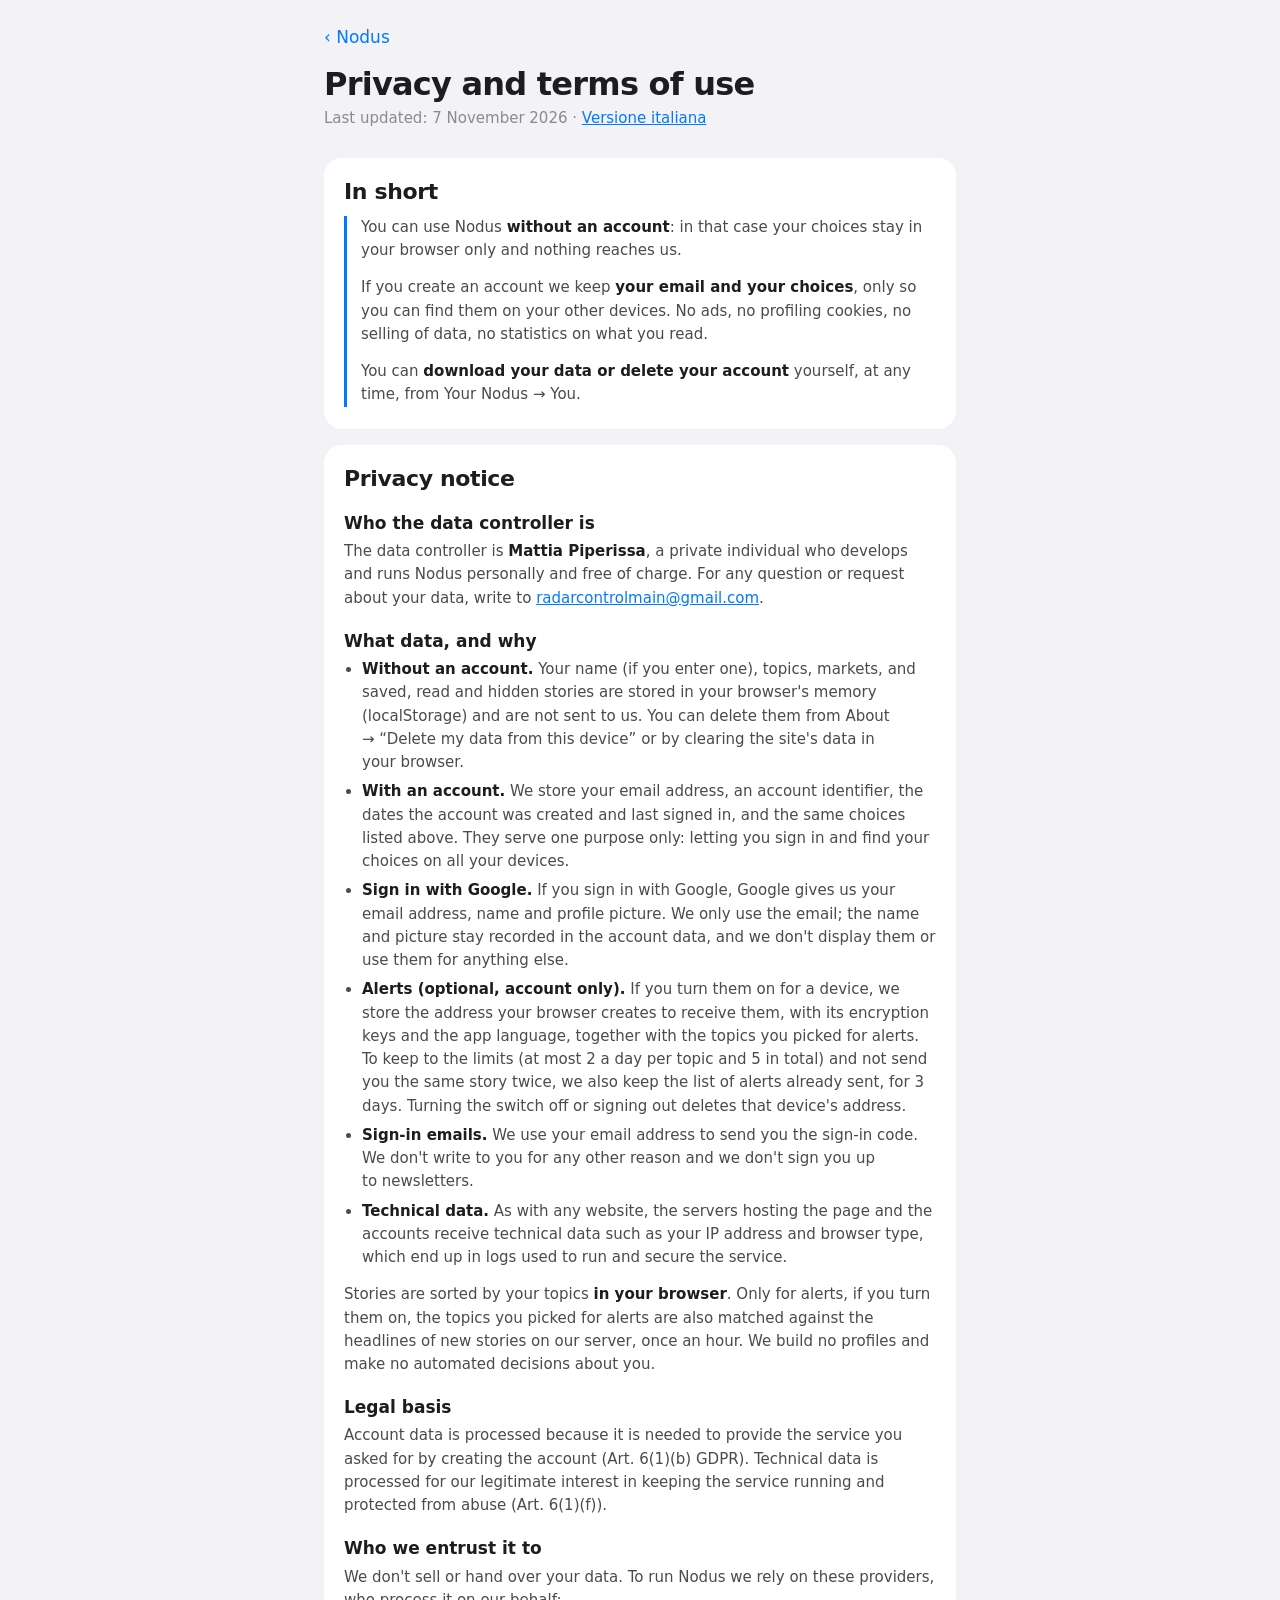
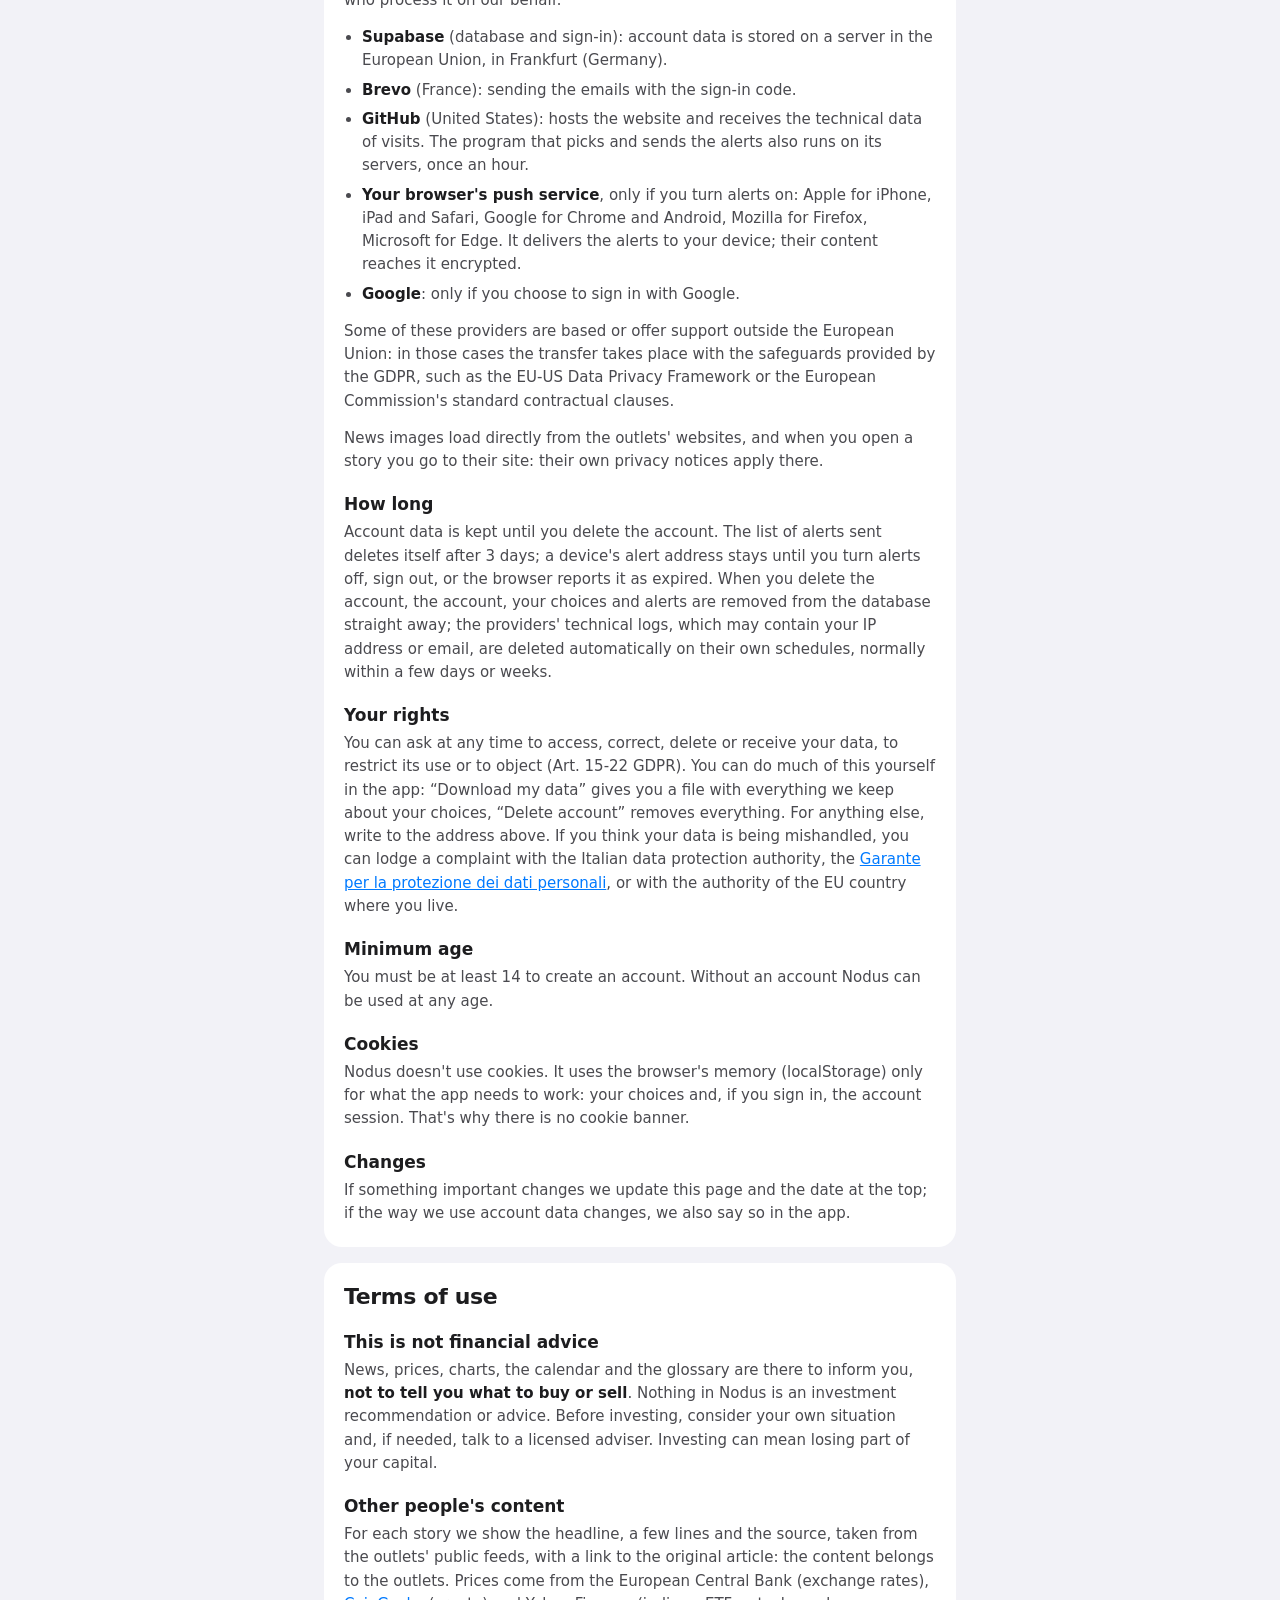
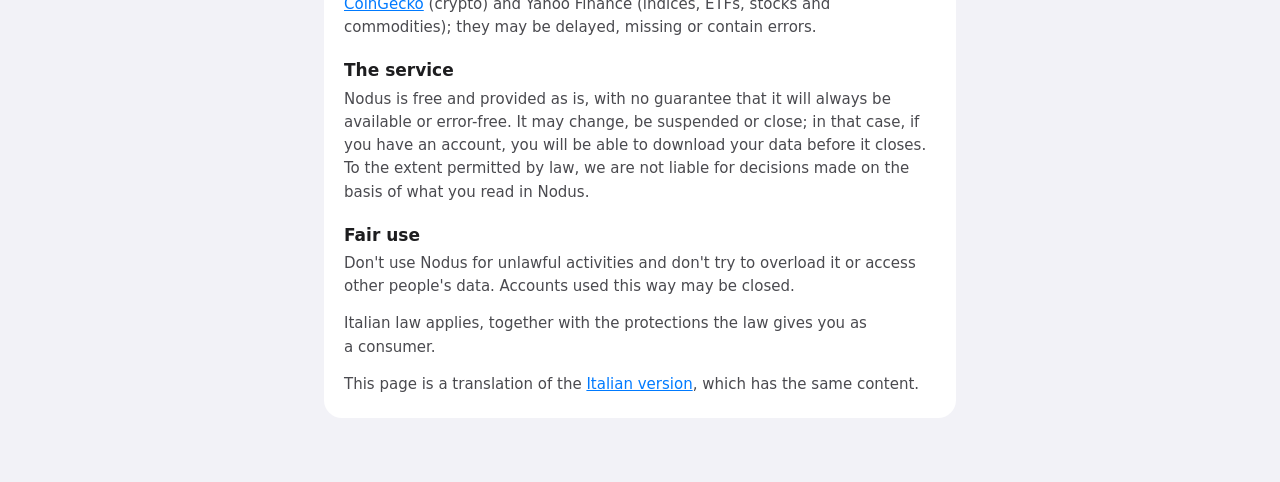
<file: sito/privacy-en.html>
<!DOCTYPE html>
<html lang="en">
<head>
<meta charset="utf-8">
<meta name="viewport" content="width=device-width, initial-scale=1, viewport-fit=cover">
<meta name="theme-color" content="#f2f2f7">
<script>(function(){var a=null;try{a=localStorage.getItem("radar.aspetto")}catch(e){}var s=a==="chiaro"||a==="scuro"?a:(matchMedia("(prefers-color-scheme: dark)").matches?"scuro":"chiaro");document.documentElement.setAttribute("data-aspetto",s);document.querySelector('meta[name="theme-color"]').setAttribute("content",s==="scuro"?"#000000":"#f2f2f7")})();</script>
<meta name="referrer" content="no-referrer">
<meta name="description" content="Nodus's privacy notice and terms of use.">
<title>Privacy and terms · Nodus</title>
<link rel="icon" href="icona.svg" type="image/svg+xml">
<link rel="alternate" hreflang="it" href="privacy.html">
<style>
  :root {
    color-scheme: light;
    --bg: #f2f2f7; --card: #fff; --testo: #1d1d1f; --testo-2: #4a4a4f; --testo-3: #8a8a8f;
    --sep: rgba(60, 60, 67, 0.16); --accento: #007aff;
    --font: -apple-system, BlinkMacSystemFont, "SF Pro Text", "Segoe UI Variable Text", "Segoe UI", system-ui, sans-serif;
    --font-titoli: -apple-system, BlinkMacSystemFont, "SF Pro Display", "Segoe UI Variable Display", "Segoe UI", system-ui, sans-serif;
  }
  :root[data-aspetto="scuro"] {
    color-scheme: dark; --bg: #000; --card: #1c1c1e; --testo: #f5f5f7; --testo-2: #c7c7cc; --testo-3: #7c7c80; --sep: rgba(84, 84, 88, 0.55); --accento: #0a84ff;
  }
  * { box-sizing: border-box; }
  html { -webkit-text-size-adjust: 100%; text-size-adjust: 100%; }
  body { margin: 0; background: var(--bg); color: var(--testo); font: 400 1rem/1.55 var(--font); -webkit-font-smoothing: antialiased; }
  main { max-width: 42rem; margin: 0 auto; padding: calc(env(safe-area-inset-top) + 1.5rem) max(1.25rem, env(safe-area-inset-right)) calc(env(safe-area-inset-bottom) + 3rem) max(1.25rem, env(safe-area-inset-left)); }
  .torna { display: inline-flex; align-items: center; gap: 0.25rem; color: var(--accento); text-decoration: none; font-size: 1.0625rem; margin-bottom: 1rem; }
  h1 { margin: 0 0 0.25rem; font: 700 2rem/1.15 var(--font-titoli); letter-spacing: -0.024em; text-wrap: balance; }
  .data { margin: 0 0 1.75rem; color: var(--testo-3); font-size: 0.9375rem; }
  section { background: var(--card); border-radius: 1.125rem; padding: 1.25rem 1.25rem 0.5rem; margin-bottom: 1rem; }
  h2 { margin: 0 0 0.625rem; font: 700 1.375rem/1.25 var(--font-titoli); letter-spacing: -0.016em; }
  h3 { margin: 1.25rem 0 0.375rem; font: 600 1.0625rem/1.3 var(--font-titoli); }
  p, li { color: var(--testo-2); font-size: 0.9375rem; text-wrap: pretty; }
  p { margin: 0 0 0.875rem; }
  ul { margin: 0 0 0.875rem; padding-left: 1.125rem; }
  li + li { margin-top: 0.375rem; }
  strong { color: var(--testo); font-weight: 600; }
  a { color: var(--accento); }
  .in-breve { border-left: 3px solid var(--accento); padding-left: 0.875rem; }
</style>
</head>
<body>
<main>
  <a class="torna" href="./">‹ Nodus</a>
  <h1>Privacy and terms of use</h1>
  <p class="data">Last updated: 7 November 2026 · <a href="privacy.html" lang="it" hreflang="it">Versione italiana</a></p>

  <section>
    <h2>In short</h2>
    <div class="in-breve">
      <p>You can use Nodus <strong>without an account</strong>: in that case your choices stay in your browser only and nothing reaches us.</p>
      <p>If you create an account we keep <strong>your email and your choices</strong>, only so you can find them on your other devices. No ads, no profiling cookies, no selling of data, no statistics on what you read.</p>
      <p>You can <strong>download your data or delete your account</strong> yourself, at any time, from Your Nodus → You.</p>
    </div>
  </section>

  <section>
    <h2>Privacy notice</h2>

    <h3>Who the data controller is</h3>
    <p>The data controller is <strong>Mattia Piperissa</strong>, a private individual who develops and runs Nodus personally and free of charge. For any question or request about your data, write to <a href="mailto:radarcontrolmain@gmail.com">radarcontrolmain@gmail.com</a>.</p>

    <h3>What data, and why</h3>
    <ul>
      <li><strong>Without an account.</strong> Your name (if you enter one), topics, markets, and saved, read and hidden stories are stored in your browser's memory (localStorage) and are not sent to us. You can delete them from About → “Delete my data from this device” or by clearing the site's data in your browser.</li>
      <li><strong>With an account.</strong> We store your email address, an account identifier, the dates the account was created and last signed in, and the same choices listed above. They serve one purpose only: letting you sign in and find your choices on all your devices.</li>
      <li><strong>Sign in with Google.</strong> If you sign in with Google, Google gives us your email address, name and profile picture. We only use the email; the name and picture stay recorded in the account data, and we don't display them or use them for anything else.</li>
      <li><strong>Alerts (optional, account only).</strong> If you turn them on for a device, we store the address your browser creates to receive them, with its encryption keys and the app language, together with the topics you picked for alerts. To keep to the limits (at most 2 a day per topic and 5 in total) and not send you the same story twice, we also keep the list of alerts already sent, for 3 days. Turning the switch off or signing out deletes that device's address.</li>
      <li><strong>Sign-in emails.</strong> We use your email address to send you the sign-in code. We don't write to you for any other reason and we don't sign you up to newsletters.</li>
      <li><strong>Technical data.</strong> As with any website, the servers hosting the page and the accounts receive technical data such as your IP address and browser type, which end up in logs used to run and secure the service.</li>
    </ul>
    <p>Stories are sorted by your topics <strong>in your browser</strong>. Only for alerts, if you turn them on, the topics you picked for alerts are also matched against the headlines of new stories on our server, once an hour. We build no profiles and make no automated decisions about you.</p>

    <h3>Legal basis</h3>
    <p>Account data is processed because it is needed to provide the service you asked for by creating the account (Art. 6(1)(b) GDPR). Technical data is processed for our legitimate interest in keeping the service running and protected from abuse (Art. 6(1)(f)).</p>

    <h3>Who we entrust it to</h3>
    <p>We don't sell or hand over your data. To run Nodus we rely on these providers, who process it on our behalf:</p>
    <ul>
      <li><strong>Supabase</strong> (database and sign-in): account data is stored on a server in the European Union, in Frankfurt (Germany).</li>
      <li><strong>Brevo</strong> (France): sending the emails with the sign-in code.</li>
      <li><strong>GitHub</strong> (United States): hosts the website and receives the technical data of visits. The program that picks and sends the alerts also runs on its servers, once an hour.</li>
      <li><strong>Your browser's push service</strong>, only if you turn alerts on: Apple for iPhone, iPad and Safari, Google for Chrome and Android, Mozilla for Firefox, Microsoft for Edge. It delivers the alerts to your device; their content reaches it encrypted.</li>
      <li><strong>Google</strong>: only if you choose to sign in with Google.</li>
    </ul>
    <p>Some of these providers are based or offer support outside the European Union: in those cases the transfer takes place with the safeguards provided by the GDPR, such as the EU-US Data Privacy Framework or the European Commission's standard contractual clauses.</p>
    <p>News images load directly from the outlets' websites, and when you open a story you go to their site: their own privacy notices apply there.</p>

    <h3>How long</h3>
    <p>Account data is kept until you delete the account. The list of alerts sent deletes itself after 3 days; a device's alert address stays until you turn alerts off, sign out, or the browser reports it as expired. When you delete the account, the account, your choices and alerts are removed from the database straight away; the providers' technical logs, which may contain your IP address or email, are deleted automatically on their own schedules, normally within a few days or weeks.</p>

    <h3>Your rights</h3>
    <p>You can ask at any time to access, correct, delete or receive your data, to restrict its use or to object (Art. 15-22 GDPR). You can do much of this yourself in the app: “Download my data” gives you a file with everything we keep about your choices, “Delete account” removes everything. For anything else, write to the address above. If you think your data is being mishandled, you can lodge a complaint with the Italian data protection authority, the <a href="https://www.garanteprivacy.it/home_en" target="_blank" rel="noopener">Garante per la protezione dei dati personali</a>, or with the authority of the EU country where you live.</p>

    <h3>Minimum age</h3>
    <p>You must be at least 14 to create an account. Without an account Nodus can be used at any age.</p>

    <h3>Cookies</h3>
    <p>Nodus doesn't use cookies. It uses the browser's memory (localStorage) only for what the app needs to work: your choices and, if you sign in, the account session. That's why there is no cookie banner.</p>

    <h3>Changes</h3>
    <p>If something important changes we update this page and the date at the top; if the way we use account data changes, we also say so in the app.</p>
  </section>

  <section>
    <h2>Terms of use</h2>
    <h3>This is not financial advice</h3>
    <p>News, prices, charts, the calendar and the glossary are there to inform you, <strong>not to tell you what to buy or sell</strong>. Nothing in Nodus is an investment recommendation or advice. Before investing, consider your own situation and, if needed, talk to a licensed adviser. Investing can mean losing part of your capital.</p>
    <h3>Other people's content</h3>
    <p>For each story we show the headline, a few lines and the source, taken from the outlets' public feeds, with a link to the original article: the content belongs to the outlets. Prices come from the European Central Bank (exchange rates), <a href="https://www.coingecko.com" target="_blank" rel="noopener">CoinGecko</a> (crypto) and Yahoo Finance (indices, ETFs, stocks and commodities); they may be delayed, missing or contain errors.</p>
    <h3>The service</h3>
    <p>Nodus is free and provided as is, with no guarantee that it will always be available or error-free. It may change, be suspended or close; in that case, if you have an account, you will be able to download your data before it closes. To the extent permitted by law, we are not liable for decisions made on the basis of what you read in Nodus.</p>
    <h3>Fair use</h3>
    <p>Don't use Nodus for unlawful activities and don't try to overload it or access other people's data. Accounts used this way may be closed.</p>
    <p>Italian law applies, together with the protections the law gives you as a consumer.</p>
    <p>This page is a translation of the <a href="privacy.html" lang="it" hreflang="it">Italian version</a>, which has the same content.</p>
  </section>
</main>
</body>
</html>
</file>
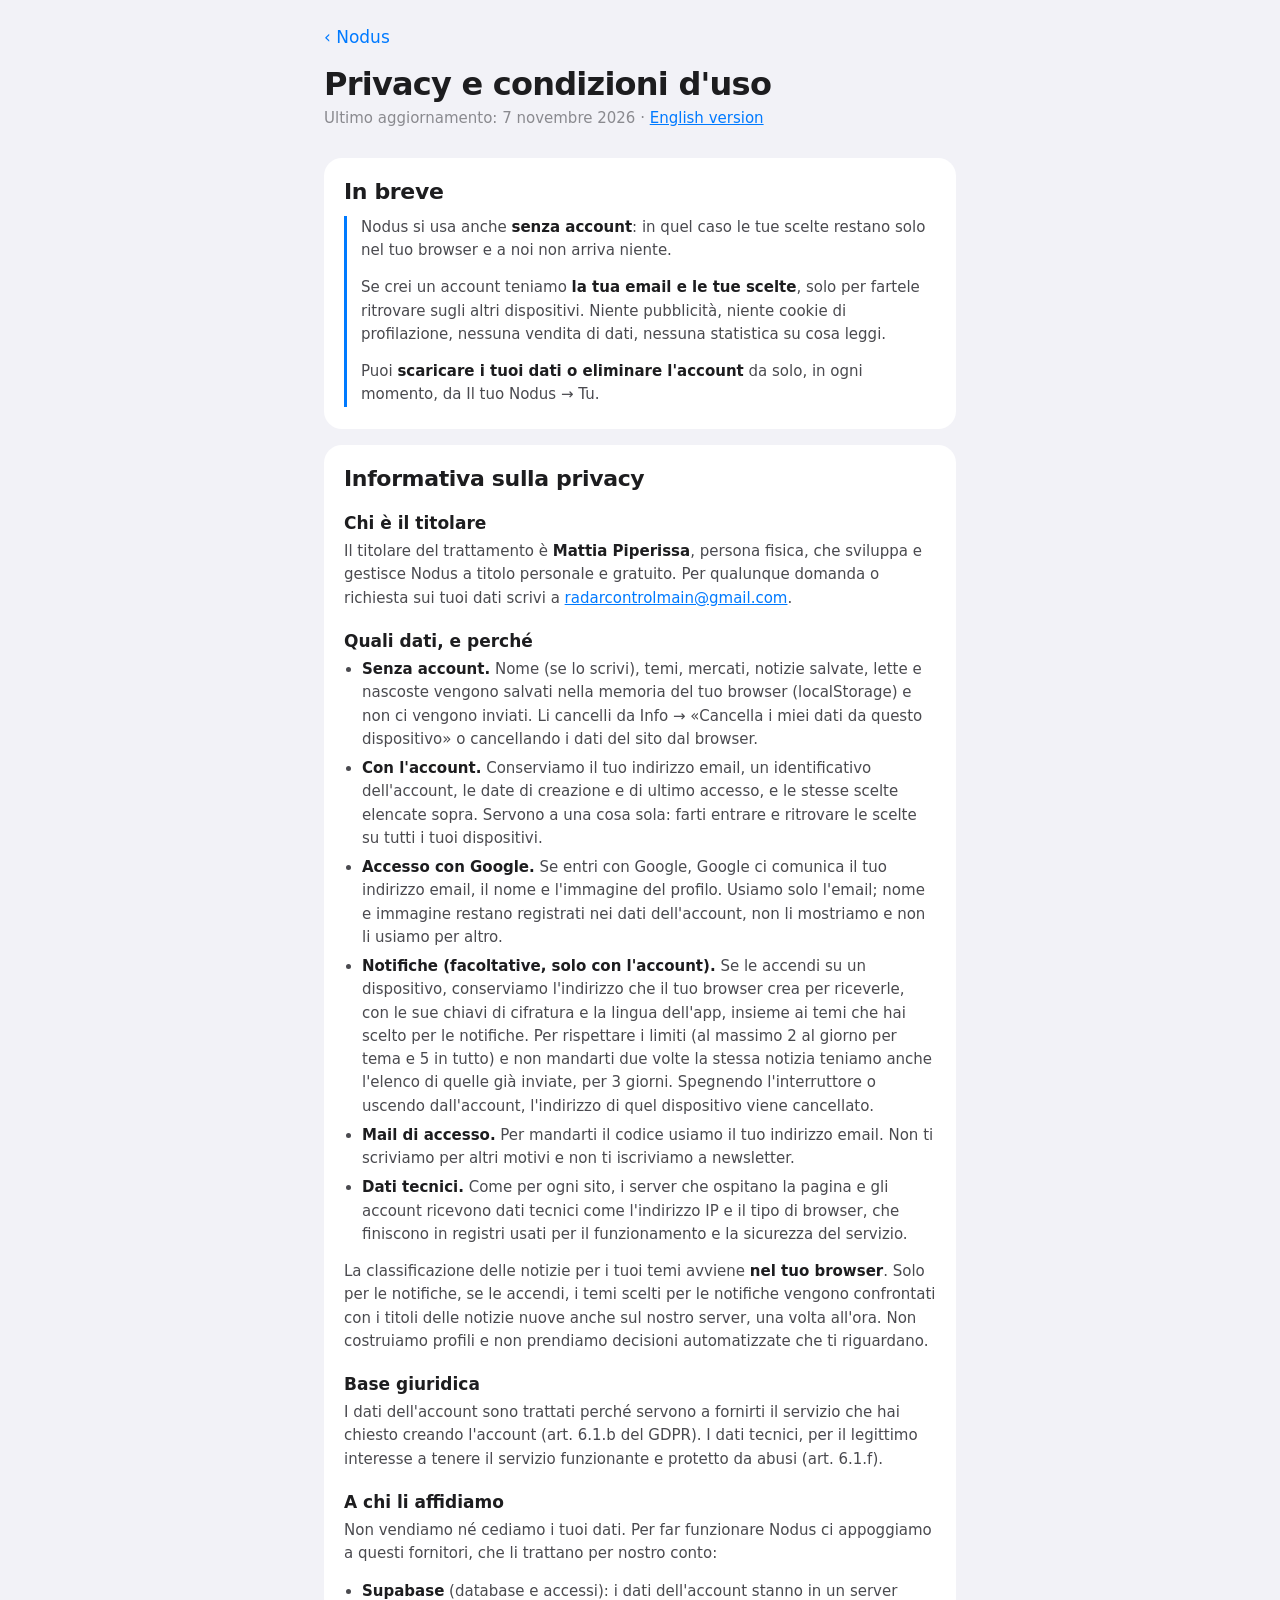
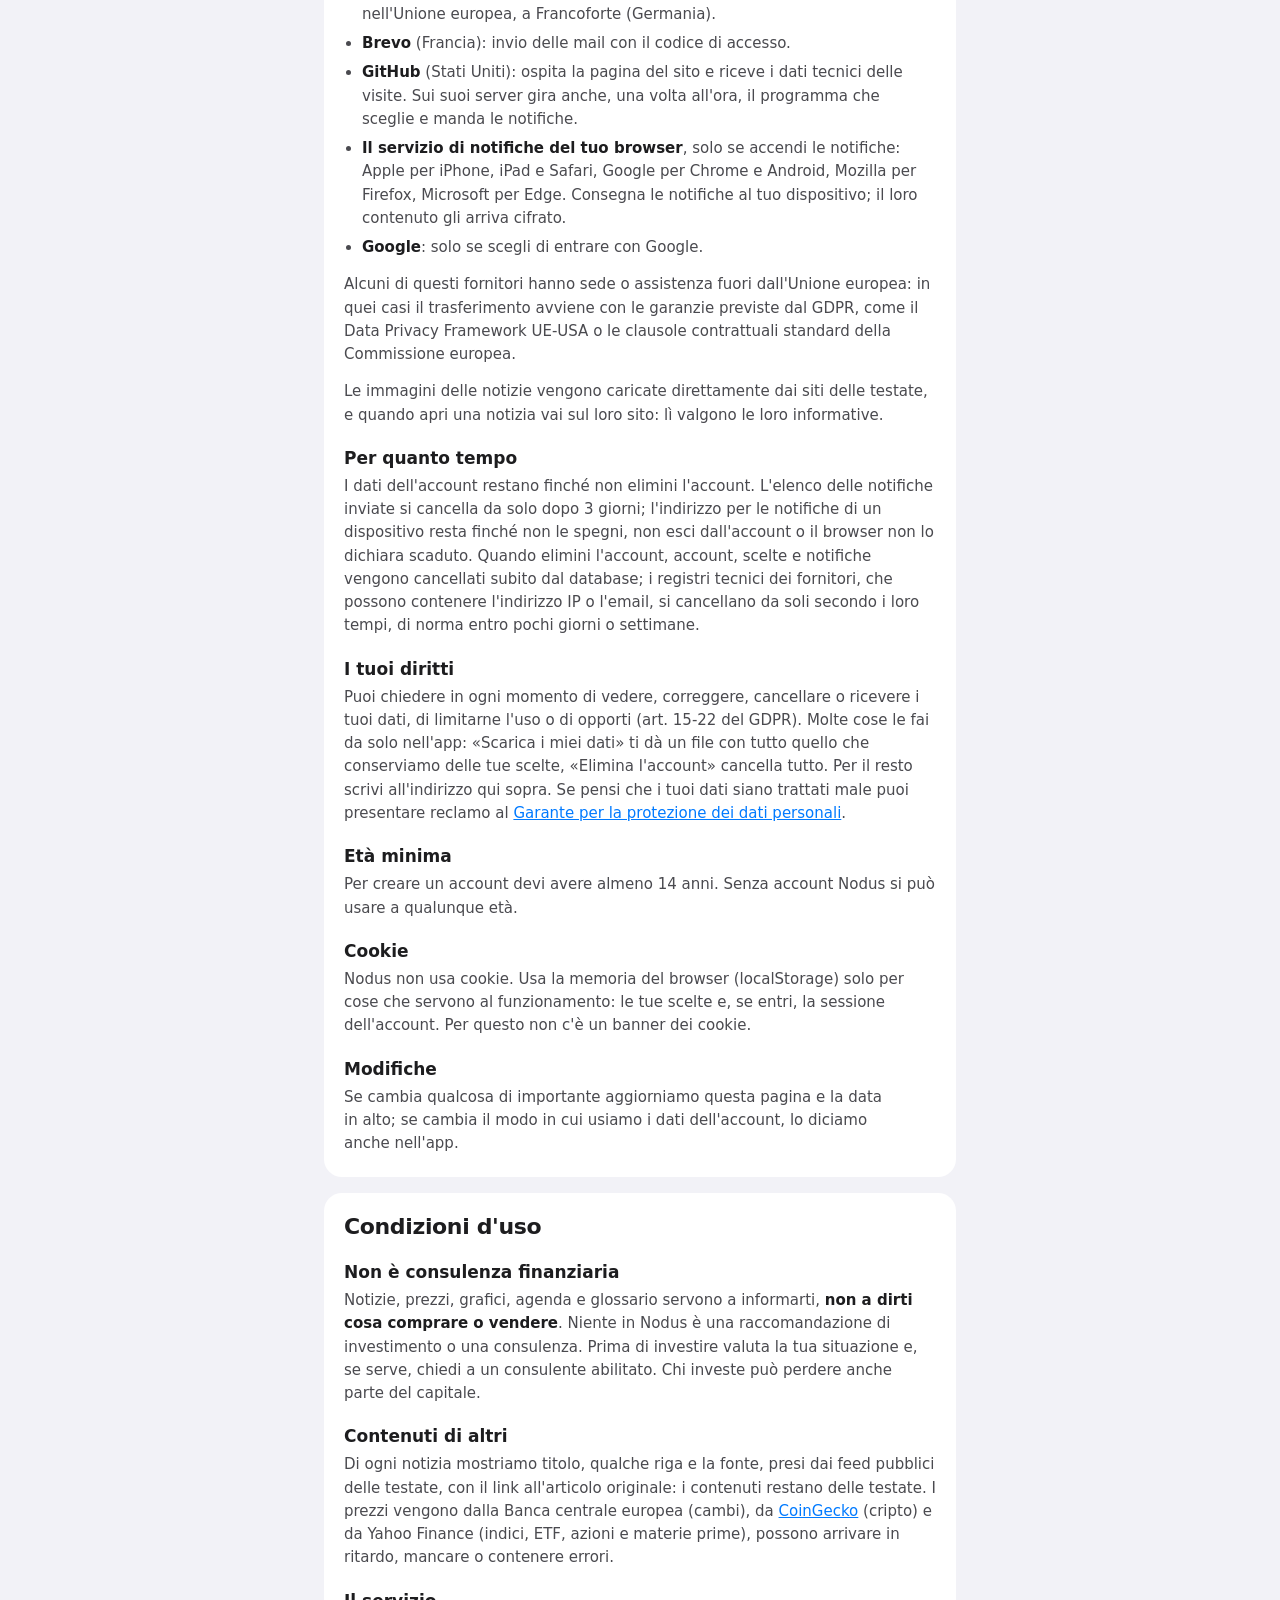
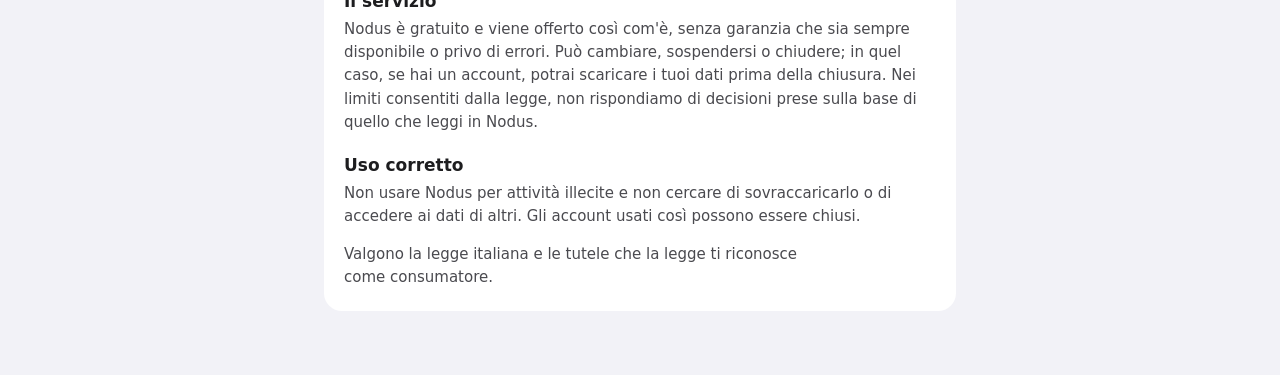
<file: sito/privacy.html>
<!DOCTYPE html>
<html lang="it">
<head>
<meta charset="utf-8">
<meta name="viewport" content="width=device-width, initial-scale=1, viewport-fit=cover">
<meta name="theme-color" content="#f2f2f7">
<script>(function(){var a=null;try{a=localStorage.getItem("radar.aspetto")}catch(e){}var s=a==="chiaro"||a==="scuro"?a:(matchMedia("(prefers-color-scheme: dark)").matches?"scuro":"chiaro");document.documentElement.setAttribute("data-aspetto",s);document.querySelector('meta[name="theme-color"]').setAttribute("content",s==="scuro"?"#000000":"#f2f2f7")})();</script>
<meta name="referrer" content="no-referrer">
<meta name="description" content="Informativa sulla privacy e condizioni d'uso di Nodus.">
<title>Privacy e condizioni · Nodus</title>
<link rel="icon" href="icona.svg" type="image/svg+xml">
<link rel="alternate" hreflang="en" href="privacy-en.html">
<style>
  :root {
    color-scheme: light;
    --bg: #f2f2f7; --card: #fff; --testo: #1d1d1f; --testo-2: #4a4a4f; --testo-3: #8a8a8f;
    --sep: rgba(60, 60, 67, 0.16); --accento: #007aff;
    --font: -apple-system, BlinkMacSystemFont, "SF Pro Text", "Segoe UI Variable Text", "Segoe UI", system-ui, sans-serif;
    --font-titoli: -apple-system, BlinkMacSystemFont, "SF Pro Display", "Segoe UI Variable Display", "Segoe UI", system-ui, sans-serif;
  }
  :root[data-aspetto="scuro"] {
    color-scheme: dark; --bg: #000; --card: #1c1c1e; --testo: #f5f5f7; --testo-2: #c7c7cc; --testo-3: #7c7c80; --sep: rgba(84, 84, 88, 0.55); --accento: #0a84ff;
  }
  * { box-sizing: border-box; }
  html { -webkit-text-size-adjust: 100%; text-size-adjust: 100%; }
  body { margin: 0; background: var(--bg); color: var(--testo); font: 400 1rem/1.55 var(--font); -webkit-font-smoothing: antialiased; }
  main { max-width: 42rem; margin: 0 auto; padding: calc(env(safe-area-inset-top) + 1.5rem) max(1.25rem, env(safe-area-inset-right)) calc(env(safe-area-inset-bottom) + 3rem) max(1.25rem, env(safe-area-inset-left)); }
  .torna { display: inline-flex; align-items: center; gap: 0.25rem; color: var(--accento); text-decoration: none; font-size: 1.0625rem; margin-bottom: 1rem; }
  h1 { margin: 0 0 0.25rem; font: 700 2rem/1.15 var(--font-titoli); letter-spacing: -0.024em; text-wrap: balance; }
  .data { margin: 0 0 1.75rem; color: var(--testo-3); font-size: 0.9375rem; }
  section { background: var(--card); border-radius: 1.125rem; padding: 1.25rem 1.25rem 0.5rem; margin-bottom: 1rem; }
  h2 { margin: 0 0 0.625rem; font: 700 1.375rem/1.25 var(--font-titoli); letter-spacing: -0.016em; }
  h3 { margin: 1.25rem 0 0.375rem; font: 600 1.0625rem/1.3 var(--font-titoli); }
  p, li { color: var(--testo-2); font-size: 0.9375rem; text-wrap: pretty; }
  p { margin: 0 0 0.875rem; }
  ul { margin: 0 0 0.875rem; padding-left: 1.125rem; }
  li + li { margin-top: 0.375rem; }
  strong { color: var(--testo); font-weight: 600; }
  a { color: var(--accento); }
  .in-breve { border-left: 3px solid var(--accento); padding-left: 0.875rem; }
</style>
</head>
<body>
<main>
  <a class="torna" href="./">‹ Nodus</a>
  <h1>Privacy e condizioni d'uso</h1>
  <p class="data">Ultimo aggiornamento: 7 novembre 2026 · <a href="privacy-en.html" lang="en" hreflang="en">English version</a></p>

  <section>
    <h2>In breve</h2>
    <div class="in-breve">
      <p>Nodus si usa anche <strong>senza account</strong>: in quel caso le tue scelte restano solo nel tuo browser e a noi non arriva niente.</p>
      <p>Se crei un account teniamo <strong>la tua email e le tue scelte</strong>, solo per fartele ritrovare sugli altri dispositivi. Niente pubblicità, niente cookie di profilazione, nessuna vendita di dati, nessuna statistica su cosa leggi.</p>
      <p>Puoi <strong>scaricare i tuoi dati o eliminare l'account</strong> da solo, in ogni momento, da Il tuo Nodus → Tu.</p>
    </div>
  </section>

  <section>
    <h2>Informativa sulla privacy</h2>

    <h3>Chi è il titolare</h3>
    <p>Il titolare del trattamento è <strong>Mattia Piperissa</strong>, persona fisica, che sviluppa e gestisce Nodus a titolo personale e gratuito. Per qualunque domanda o richiesta sui tuoi dati scrivi a <a href="mailto:radarcontrolmain@gmail.com">radarcontrolmain@gmail.com</a>.</p>

    <h3>Quali dati, e perché</h3>
    <ul>
      <li><strong>Senza account.</strong> Nome (se lo scrivi), temi, mercati, notizie salvate, lette e nascoste vengono salvati nella memoria del tuo browser (localStorage) e non ci vengono inviati. Li cancelli da Info → «Cancella i miei dati da questo dispositivo» o cancellando i dati del sito dal browser.</li>
      <li><strong>Con l'account.</strong> Conserviamo il tuo indirizzo email, un identificativo dell'account, le date di creazione e di ultimo accesso, e le stesse scelte elencate sopra. Servono a una cosa sola: farti entrare e ritrovare le scelte su tutti i tuoi dispositivi.</li>
      <li><strong>Accesso con Google.</strong> Se entri con Google, Google ci comunica il tuo indirizzo email, il nome e l'immagine del profilo. Usiamo solo l'email; nome e immagine restano registrati nei dati dell'account, non li mostriamo e non li usiamo per altro.</li>
      <li><strong>Notifiche (facoltative, solo con l'account).</strong> Se le accendi su un dispositivo, conserviamo l'indirizzo che il tuo browser crea per riceverle, con le sue chiavi di cifratura e la lingua dell'app, insieme ai temi che hai scelto per le notifiche. Per rispettare i limiti (al massimo 2 al giorno per tema e 5 in tutto) e non mandarti due volte la stessa notizia teniamo anche l'elenco di quelle già inviate, per 3 giorni. Spegnendo l'interruttore o uscendo dall'account, l'indirizzo di quel dispositivo viene cancellato.</li>
      <li><strong>Mail di accesso.</strong> Per mandarti il codice usiamo il tuo indirizzo email. Non ti scriviamo per altri motivi e non ti iscriviamo a newsletter.</li>
      <li><strong>Dati tecnici.</strong> Come per ogni sito, i server che ospitano la pagina e gli account ricevono dati tecnici come l'indirizzo IP e il tipo di browser, che finiscono in registri usati per il funzionamento e la sicurezza del servizio.</li>
    </ul>
    <p>La classificazione delle notizie per i tuoi temi avviene <strong>nel tuo browser</strong>. Solo per le notifiche, se le accendi, i temi scelti per le notifiche vengono confrontati con i titoli delle notizie nuove anche sul nostro server, una volta all'ora. Non costruiamo profili e non prendiamo decisioni automatizzate che ti riguardano.</p>

    <h3>Base giuridica</h3>
    <p>I dati dell'account sono trattati perché servono a fornirti il servizio che hai chiesto creando l'account (art. 6.1.b del GDPR). I dati tecnici, per il legittimo interesse a tenere il servizio funzionante e protetto da abusi (art. 6.1.f).</p>

    <h3>A chi li affidiamo</h3>
    <p>Non vendiamo né cediamo i tuoi dati. Per far funzionare Nodus ci appoggiamo a questi fornitori, che li trattano per nostro conto:</p>
    <ul>
      <li><strong>Supabase</strong> (database e accessi): i dati dell'account stanno in un server nell'Unione europea, a Francoforte (Germania).</li>
      <li><strong>Brevo</strong> (Francia): invio delle mail con il codice di accesso.</li>
      <li><strong>GitHub</strong> (Stati Uniti): ospita la pagina del sito e riceve i dati tecnici delle visite. Sui suoi server gira anche, una volta all'ora, il programma che sceglie e manda le notifiche.</li>
      <li><strong>Il servizio di notifiche del tuo browser</strong>, solo se accendi le notifiche: Apple per iPhone, iPad e Safari, Google per Chrome e Android, Mozilla per Firefox, Microsoft per Edge. Consegna le notifiche al tuo dispositivo; il loro contenuto gli arriva cifrato.</li>
      <li><strong>Google</strong>: solo se scegli di entrare con Google.</li>
    </ul>
    <p>Alcuni di questi fornitori hanno sede o assistenza fuori dall'Unione europea: in quei casi il trasferimento avviene con le garanzie previste dal GDPR, come il Data Privacy Framework UE-USA o le clausole contrattuali standard della Commissione europea.</p>
    <p>Le immagini delle notizie vengono caricate direttamente dai siti delle testate, e quando apri una notizia vai sul loro sito: lì valgono le loro informative.</p>

    <h3>Per quanto tempo</h3>
    <p>I dati dell'account restano finché non elimini l'account. L'elenco delle notifiche inviate si cancella da solo dopo 3 giorni; l'indirizzo per le notifiche di un dispositivo resta finché non le spegni, non esci dall'account o il browser non lo dichiara scaduto. Quando elimini l'account, account, scelte e notifiche vengono cancellati subito dal database; i registri tecnici dei fornitori, che possono contenere l'indirizzo IP o l'email, si cancellano da soli secondo i loro tempi, di norma entro pochi giorni o settimane.</p>

    <h3>I tuoi diritti</h3>
    <p>Puoi chiedere in ogni momento di vedere, correggere, cancellare o ricevere i tuoi dati, di limitarne l'uso o di opporti (art. 15-22 del GDPR). Molte cose le fai da solo nell'app: «Scarica i miei dati» ti dà un file con tutto quello che conserviamo delle tue scelte, «Elimina l'account» cancella tutto. Per il resto scrivi all'indirizzo qui sopra. Se pensi che i tuoi dati siano trattati male puoi presentare reclamo al <a href="https://www.garanteprivacy.it" target="_blank" rel="noopener">Garante per la protezione dei dati personali</a>.</p>

    <h3>Età minima</h3>
    <p>Per creare un account devi avere almeno 14 anni. Senza account Nodus si può usare a qualunque età.</p>

    <h3>Cookie</h3>
    <p>Nodus non usa cookie. Usa la memoria del browser (localStorage) solo per cose che servono al funzionamento: le tue scelte e, se entri, la sessione dell'account. Per questo non c'è un banner dei cookie.</p>

    <h3>Modifiche</h3>
    <p>Se cambia qualcosa di importante aggiorniamo questa pagina e la data in alto; se cambia il modo in cui usiamo i dati dell'account, lo diciamo anche nell'app.</p>
  </section>

  <section>
    <h2>Condizioni d'uso</h2>
    <h3>Non è consulenza finanziaria</h3>
    <p>Notizie, prezzi, grafici, agenda e glossario servono a informarti, <strong>non a dirti cosa comprare o vendere</strong>. Niente in Nodus è una raccomandazione di investimento o una consulenza. Prima di investire valuta la tua situazione e, se serve, chiedi a un consulente abilitato. Chi investe può perdere anche parte del capitale.</p>
    <h3>Contenuti di altri</h3>
    <p>Di ogni notizia mostriamo titolo, qualche riga e la fonte, presi dai feed pubblici delle testate, con il link all'articolo originale: i contenuti restano delle testate. I prezzi vengono dalla Banca centrale europea (cambi), da <a href="https://www.coingecko.com" target="_blank" rel="noopener">CoinGecko</a> (cripto) e da Yahoo Finance (indici, ETF, azioni e materie prime), possono arrivare in ritardo, mancare o contenere errori.</p>
    <h3>Il servizio</h3>
    <p>Nodus è gratuito e viene offerto così com'è, senza garanzia che sia sempre disponibile o privo di errori. Può cambiare, sospendersi o chiudere; in quel caso, se hai un account, potrai scaricare i tuoi dati prima della chiusura. Nei limiti consentiti dalla legge, non rispondiamo di decisioni prese sulla base di quello che leggi in Nodus.</p>
    <h3>Uso corretto</h3>
    <p>Non usare Nodus per attività illecite e non cercare di sovraccaricarlo o di accedere ai dati di altri. Gli account usati così possono essere chiusi.</p>
    <p>Valgono la legge italiana e le tutele che la legge ti riconosce come consumatore.</p>
  </section>
</main>
</body>
</html>
</file>
